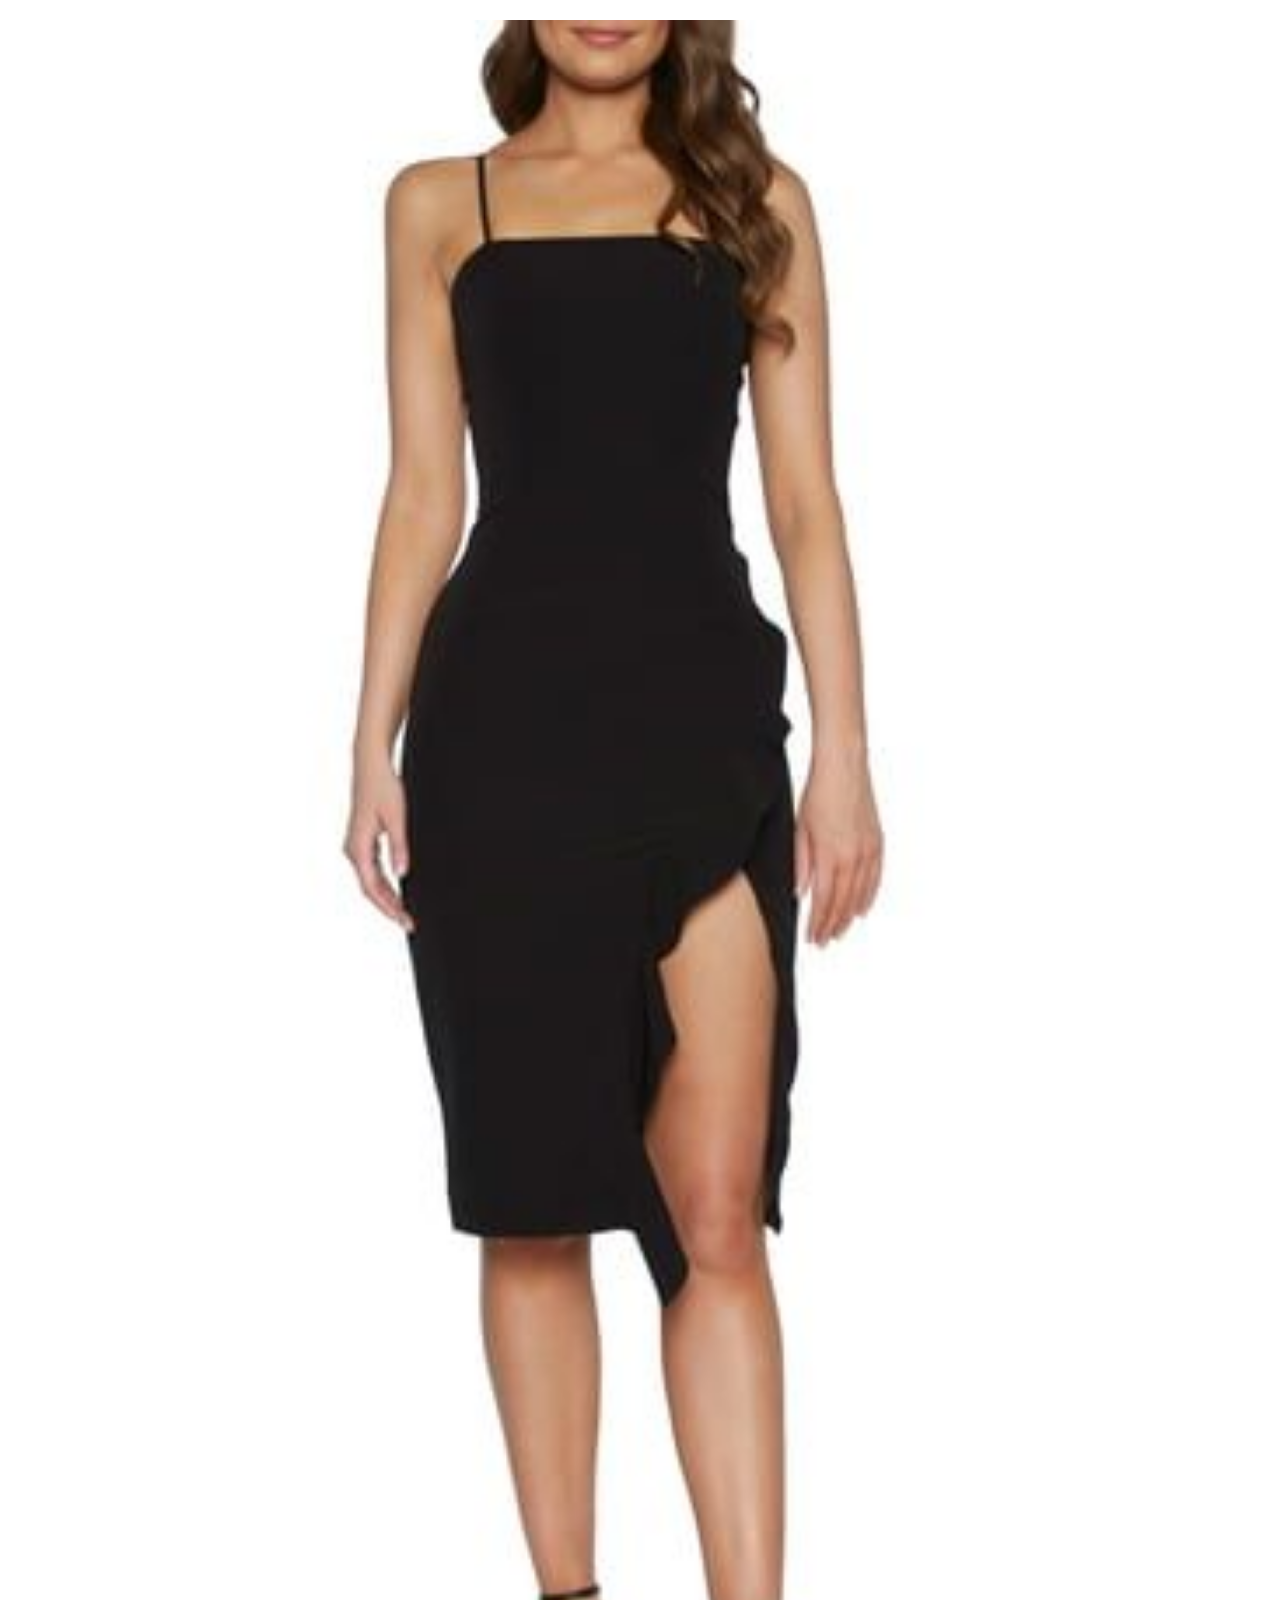
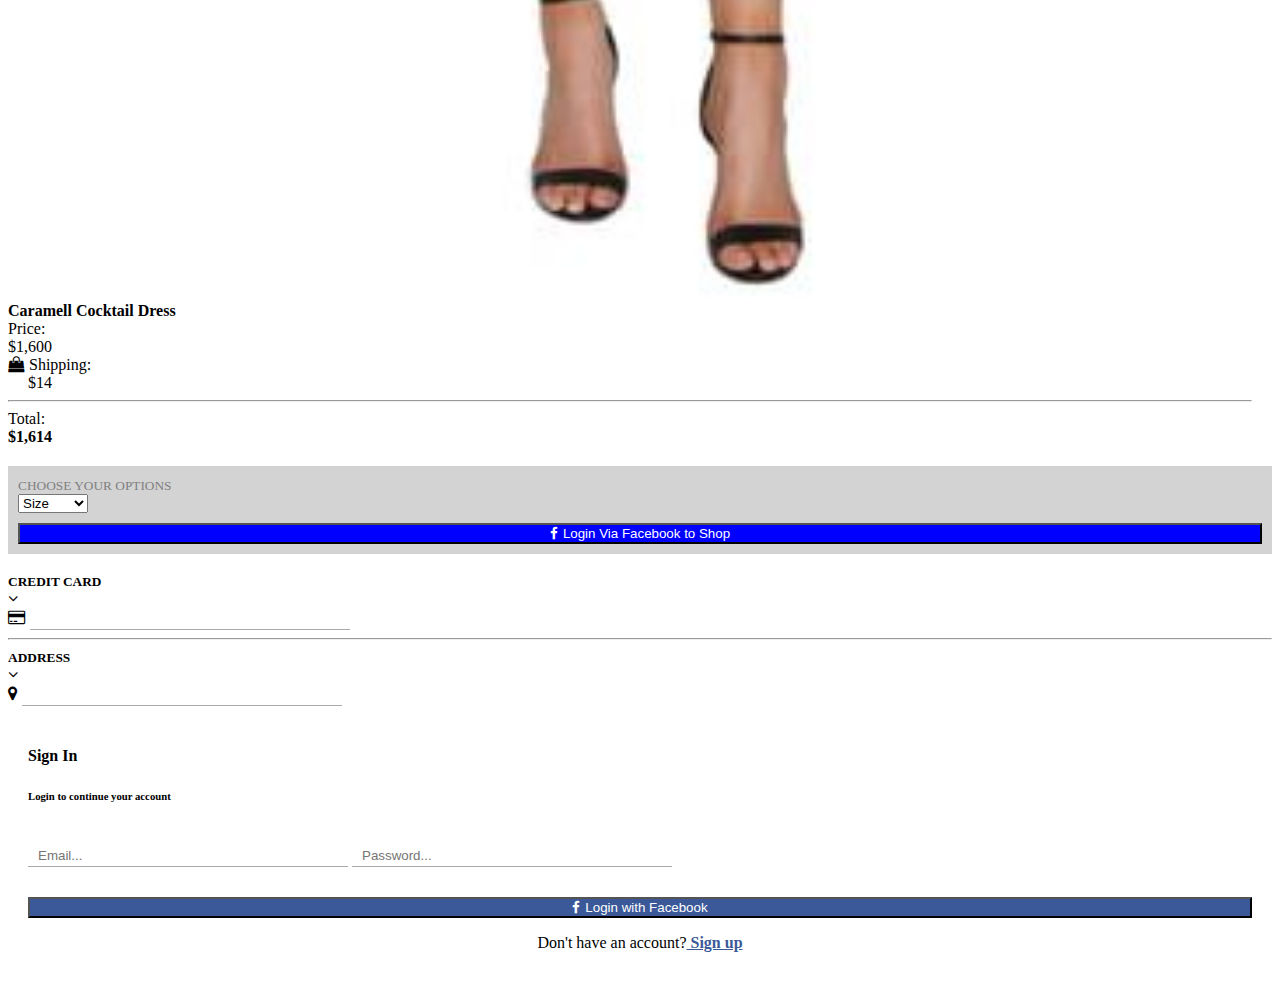
<file: index.html>
<!DOCTYPE html>
<html lang="en">
<head>
    <meta charset="UTF-8">
    <meta name="viewport" content="width=device-width, initial-scale=1.0">
    <title>Instantestore | Carmelle Cocktail Dress</title>
    <link rel="stylesheet" href="css/index.css">
    <link href="https://stackpath.bootstrapcdn.com/font-awesome/4.7.0/css/font-awesome.min.css" rel="stylesheet" integrity="sha384-wvfXpqpZZVQGK6TAh5PVlGOfQNHSoD2xbE+QkPxCAFlNEevoEH3Sl0sibVcOQVnN" crossorigin="anonymous">
    <link href="https://stackpath.bootstrapcdn.com/bootstrap/4.5.0/css/bootstrap.min.css" rel="stylesheet" integrity="sha384-9aIt2nRpC12Uk9gS9baDl411NQApFmC26EwAOH8WgZl5MYYxFfc+NcPb1dKGj7Sk" crossorigin="anonymous">
</head>
<body>
    <div class="container ad">
        <div class="row">
            <div class="col-6 col-md-4"> <img src="img/dress.jpg" class="dress"></div>
            <div class="col-6 col-md-4 details">
                <b>Caramell Cocktail Dress</b>
            <div class="row">
                    <div class="col-7 col-md-4">Price:</div>
                    <div class="col-2 col-md-4">$1,600</div>
            </div>
            <div class="row">
                <div class="col-7 col-md-4"><span class="fa fa-shopping-bag"></span>Shipping:</div>
                <div class="col-2 col-md-4 price">$14</div>
            </div><hr>
            <div class="row">
                <div class="col-7 col-md-4">Total:</div>
                <div class="col-2 col-md-4"><b>$1,614</b></div>
            </div>
          </div>
    </div>
    </div>
    <div class="container-fluid options">
        <div class="container">
            <div class="row">
                <div class="col-12">
                    <small>CHOOSE YOUR OPTIONS</small>
                </div>
            </div>
            <div class="row">
                <div class="col-12">
                    <select class="form-control" id="">
                        <option disabled selected>Size</option>
                        <option>Small</option>
                        <option>Medium</option>
                        <option>Large</option>
                        <option>X-Large</option>
                    </select>
                </div>
            </div>
            <div class="row">
                <div class="col-12">
                    <button class="btn fb" data-toggle="modal" data-target=".bd-example-modal-lg"><i class="fa fa-facebook"></i>Login Via Facebook to Shop</button>
                </div>
            </div>
        </div>
    </div><br>
    <div class="container">
        <div class="row">
            <div class="col-10">
                <small><b>CREDIT CARD</b></small><br>
            </div>
            <div class="col-2">
                <i class="fa fa-angle-down"></i>
            </div>
        </div>
        <i class="fa fa-credit-card"></i><input class="field" type="text">
    </div><hr>
    <div class="container">
        <div class="row">
            <div class="col-10">
                <small><b>ADDRESS</b></small><br>
            </div>
            <div class="col-2">
                <i class="fa fa-angle-down"></i>
            </div>
        </div>
        <i class="fa fa-map-marker"></i><input class="field" type="text">
    </div>
    <div class="modal fade bd-example-modal-lg" tabindex="-1" role="dialog" aria-labelledby="myLargeModalLabel" aria-hidden="true">
        <div class="modal-dialog modal-lg">
          <div class="modal-content">
            <h4>Sign In</h4>
            <h6>Login to continue your account</h6><br>
            <form>
                <input type="email" placeholder="Email..." class="field" id="email">
                <input type="password" placeholder="Password..." class="field" id="pwrd">
                <button class="btn fblogin"><i class="fa fa-facebook"></i>Login with Facebook</button>
                <p>Don't have an account?<a href="https://www.facebook.com" target="_blank"><b> Sign up</b></a></p>
            </form>
          </div>
        </div>
      </div>

</body>
<script src="https://code.jquery.com/jquery-3.5.1.slim.min.js" integrity="sha256-4+XzXVhsDmqanXGHaHvgh1gMQKX40OUvDEBTu8JcmNs=" crossorigin="anonymous"></script>
<script src="https://stackpath.bootstrapcdn.com/bootstrap/4.5.0/js/bootstrap.min.js" integrity="sha384-OgVRvuATP1z7JjHLkuOU7Xw704+h835Lr+6QL9UvYjZE3Ipu6Tp75j7Bh/kR0JKI" crossorigin="anonymous"></script>
</html>
</file>
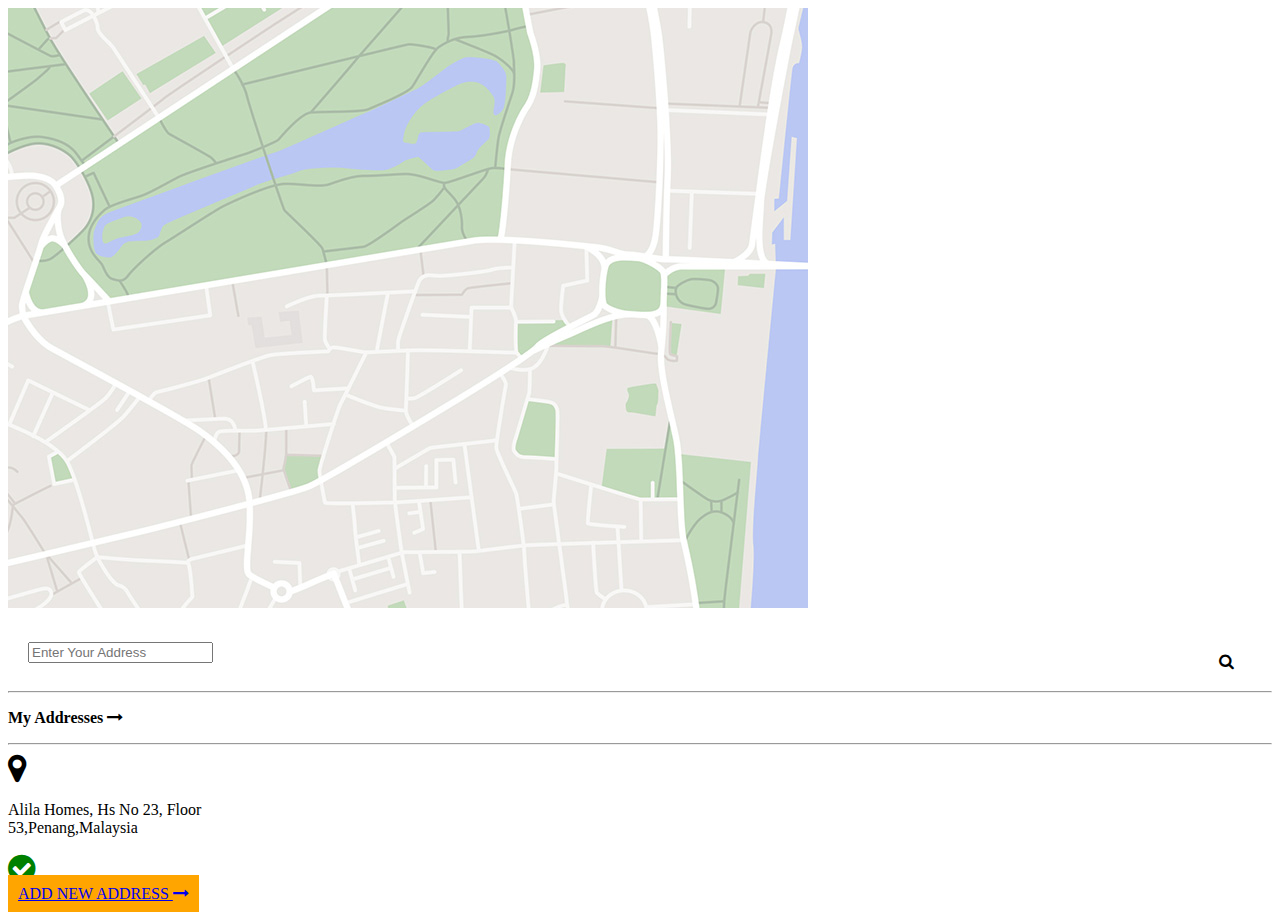
<file: address.html>
<!DOCTYPE html>
<html lang="en">
<head>
    <meta charset="UTF-8">
    <meta name="viewport" content="width=device-width, initial-scale=1.0">
    <title>Instantestore | Your Address</title>
    <link rel="stylesheet" href="css/address.css">
    <link href="https://stackpath.bootstrapcdn.com/font-awesome/4.7.0/css/font-awesome.min.css" rel="stylesheet" integrity="sha384-wvfXpqpZZVQGK6TAh5PVlGOfQNHSoD2xbE+QkPxCAFlNEevoEH3Sl0sibVcOQVnN" crossorigin="anonymous">
    <link href="https://stackpath.bootstrapcdn.com/bootstrap/4.5.0/css/bootstrap.min.css" rel="stylesheet" integrity="sha384-9aIt2nRpC12Uk9gS9baDl411NQApFmC26EwAOH8WgZl5MYYxFfc+NcPb1dKGj7Sk" crossorigin="anonymous">
</head>
<body>
    <div class="container-fluid map">
        <img src="img/map.jpg" class="img-fluid" alt="map">
    </div>

    <div class="container address">
        <div class="input-with-icon">
            <input type="text" class="form-control" placeholder="Enter Your Address">
            <span class="icon fa fa-search"></span>
            </div>
      </div><hr>
      <div class="container">
          <div class="row">
              <div class="col-12">
                <p><b>My Addresses <i class="fa fa-long-arrow-right"></i></b></p>
              </div>
          </div><hr>
      </div>
      <div class="container">
          <div class="row">
              <div class="col-2">
                  <div class="fa fa-map-marker fa-2x"></div>
              </div>
              <div class="col-8">
                  <p>Alila Homes, Hs No 23, Floor<br>53,Penang,Malaysia</p>
              </div>
              <div class="col-2">
                <div class="fa fa-check-circle fa-2x"></div>
              </div>
          </div>
          <a href="profile.html" class="btn commonBtn">ADD NEW ADDRESS <i class="fa fa-long-arrow-right"></i></a>
      </div>
</body>
<script src="https://code.jquery.com/jquery-3.5.1.slim.min.js" integrity="sha256-4+XzXVhsDmqanXGHaHvgh1gMQKX40OUvDEBTu8JcmNs=" crossorigin="anonymous"></script>
<script src="https://stackpath.bootstrapcdn.com/bootstrap/4.5.0/js/bootstrap.min.js" integrity="sha384-OgVRvuATP1z7JjHLkuOU7Xw704+h835Lr+6QL9UvYjZE3Ipu6Tp75j7Bh/kR0JKI" crossorigin="anonymous"></script>
</html>
</file>
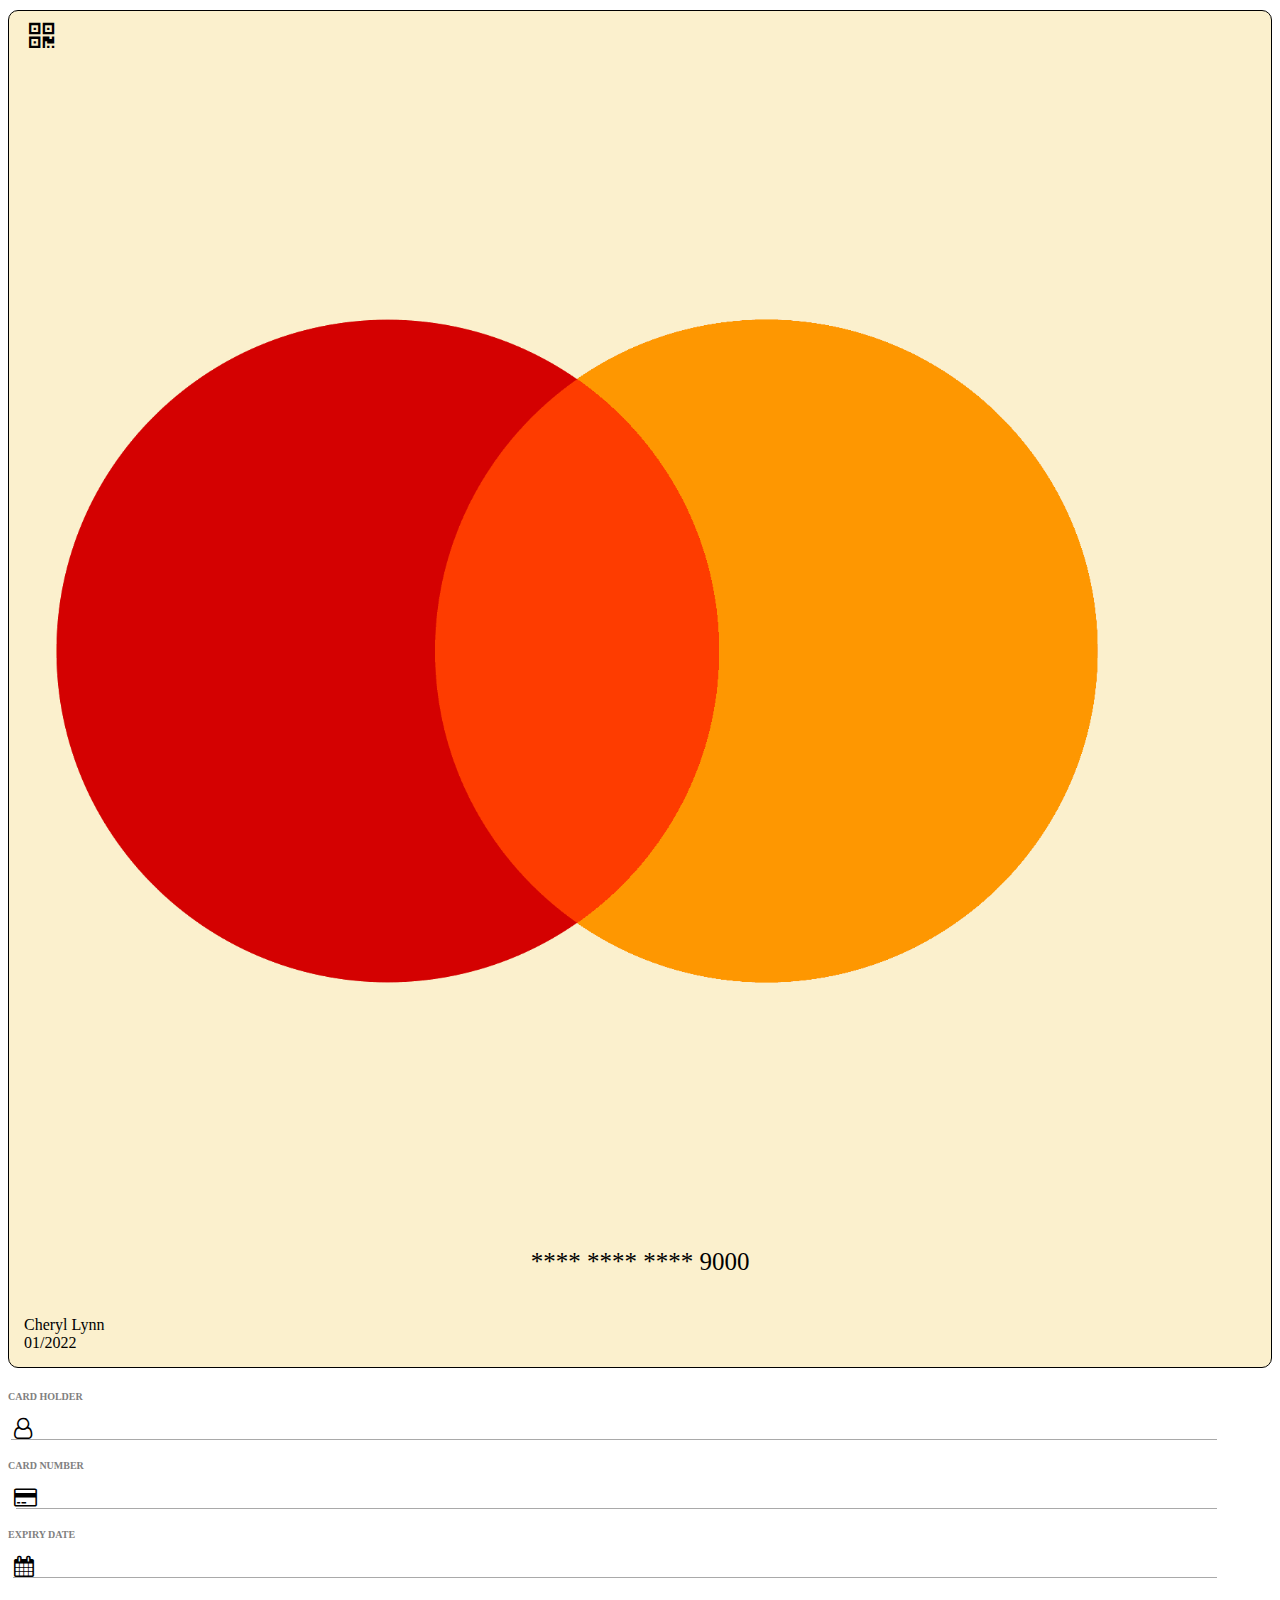
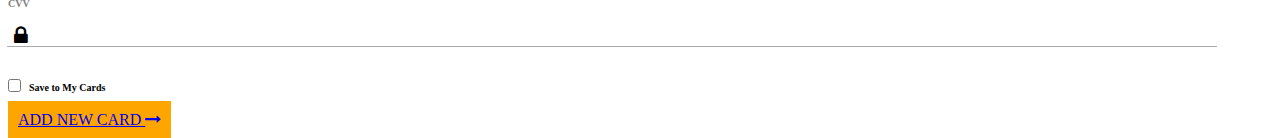
<file: card.html>
<!DOCTYPE html>
<html lang="en">
<head>
    <meta charset="UTF-8">
    <meta name="viewport" content="width=device-width, initial-scale=1.0">
    <title>Instantestore | Your Cards</title>
    <link rel="stylesheet" href="css/card.css">
    <link href="https://stackpath.bootstrapcdn.com/font-awesome/4.7.0/css/font-awesome.min.css" rel="stylesheet" integrity="sha384-wvfXpqpZZVQGK6TAh5PVlGOfQNHSoD2xbE+QkPxCAFlNEevoEH3Sl0sibVcOQVnN" crossorigin="anonymous">
    <link href="https://stackpath.bootstrapcdn.com/bootstrap/4.5.0/css/bootstrap.min.css" rel="stylesheet" integrity="sha384-9aIt2nRpC12Uk9gS9baDl411NQApFmC26EwAOH8WgZl5MYYxFfc+NcPb1dKGj7Sk" crossorigin="anonymous">
</head>
<body>
    <div class="container">
        <div class="cardStyle">
            <div class="row">
                <div class="col-9">
                    <i class="fa fa-qrcode fa-2x"></i>
                </div>
                <div class="col-3">
                    <img src="img/mastercard.png" id="mcard" alt="">
                </div>
            </div>
            <div class="row cardNum">
                <div class="col-12">
                    <p>**** **** **** 9000</p>
                </div>
            </div>
            <div class="row cardDet">
                <div class="col-9">
                    Cheryl Lynn
                </div>
                <div class="col-3">
                    01/2022
                </div>
            </div>
        </div>
    </div><br>
    <div class="container-fluid holderDetails">
        <div class="row">
            <div class="col-12">
                <label>CARD HOLDER</label>
                <div class="input-container">
                    <i class="fa fa-user-o icon fa-lg"></i>
                    <input type="text" class="field">
                </div>
            </div>
        </div>
        <div class="row">
            <div class="col-12">
                <label>CARD NUMBER</label>
                <div class="input-container">
                    <i class="fa fa-credit-card icon fa-lg"></i>
                    <input type="text" class="field">
                </div>
            </div>
        </div>
        <div class="row">
            <div class="col-6">
                <label>EXPIRY DATE</label>
                <div class="input-container">
                    <i class="fa fa-calendar icon fa-lg"></i>
                    <input type="text" class="field">
                </div>
            </div>
            <div class="col-6">
                <label>CVV</label>
                <div class="input-container">
                    <i class="fa fa-lock icon fa-lg"></i>
                    <input type="password" class="field">
                </div>
            </div>
        </div><br>
        <div class="row">
            <div class="col-12">
                <label class="labelsave"><input type="checkbox" class="inputsave"/>Save to My Cards</label>
            </div>
        </div><br>
        <div class="row">
            <div class="col-12">
                <a href="profile.html" class="btn commonBtn">ADD NEW CARD <i class="fa fa-long-arrow-right"></i></a>
            </div>
        </div>
    </div>
</body>
<script src="https://code.jquery.com/jquery-3.5.1.slim.min.js" integrity="sha256-4+XzXVhsDmqanXGHaHvgh1gMQKX40OUvDEBTu8JcmNs=" crossorigin="anonymous"></script>
<script src="https://stackpath.bootstrapcdn.com/bootstrap/4.5.0/js/bootstrap.min.js" integrity="sha384-OgVRvuATP1z7JjHLkuOU7Xw704+h835Lr+6QL9UvYjZE3Ipu6Tp75j7Bh/kR0JKI" crossorigin="anonymous"></script>
</html>
</file>
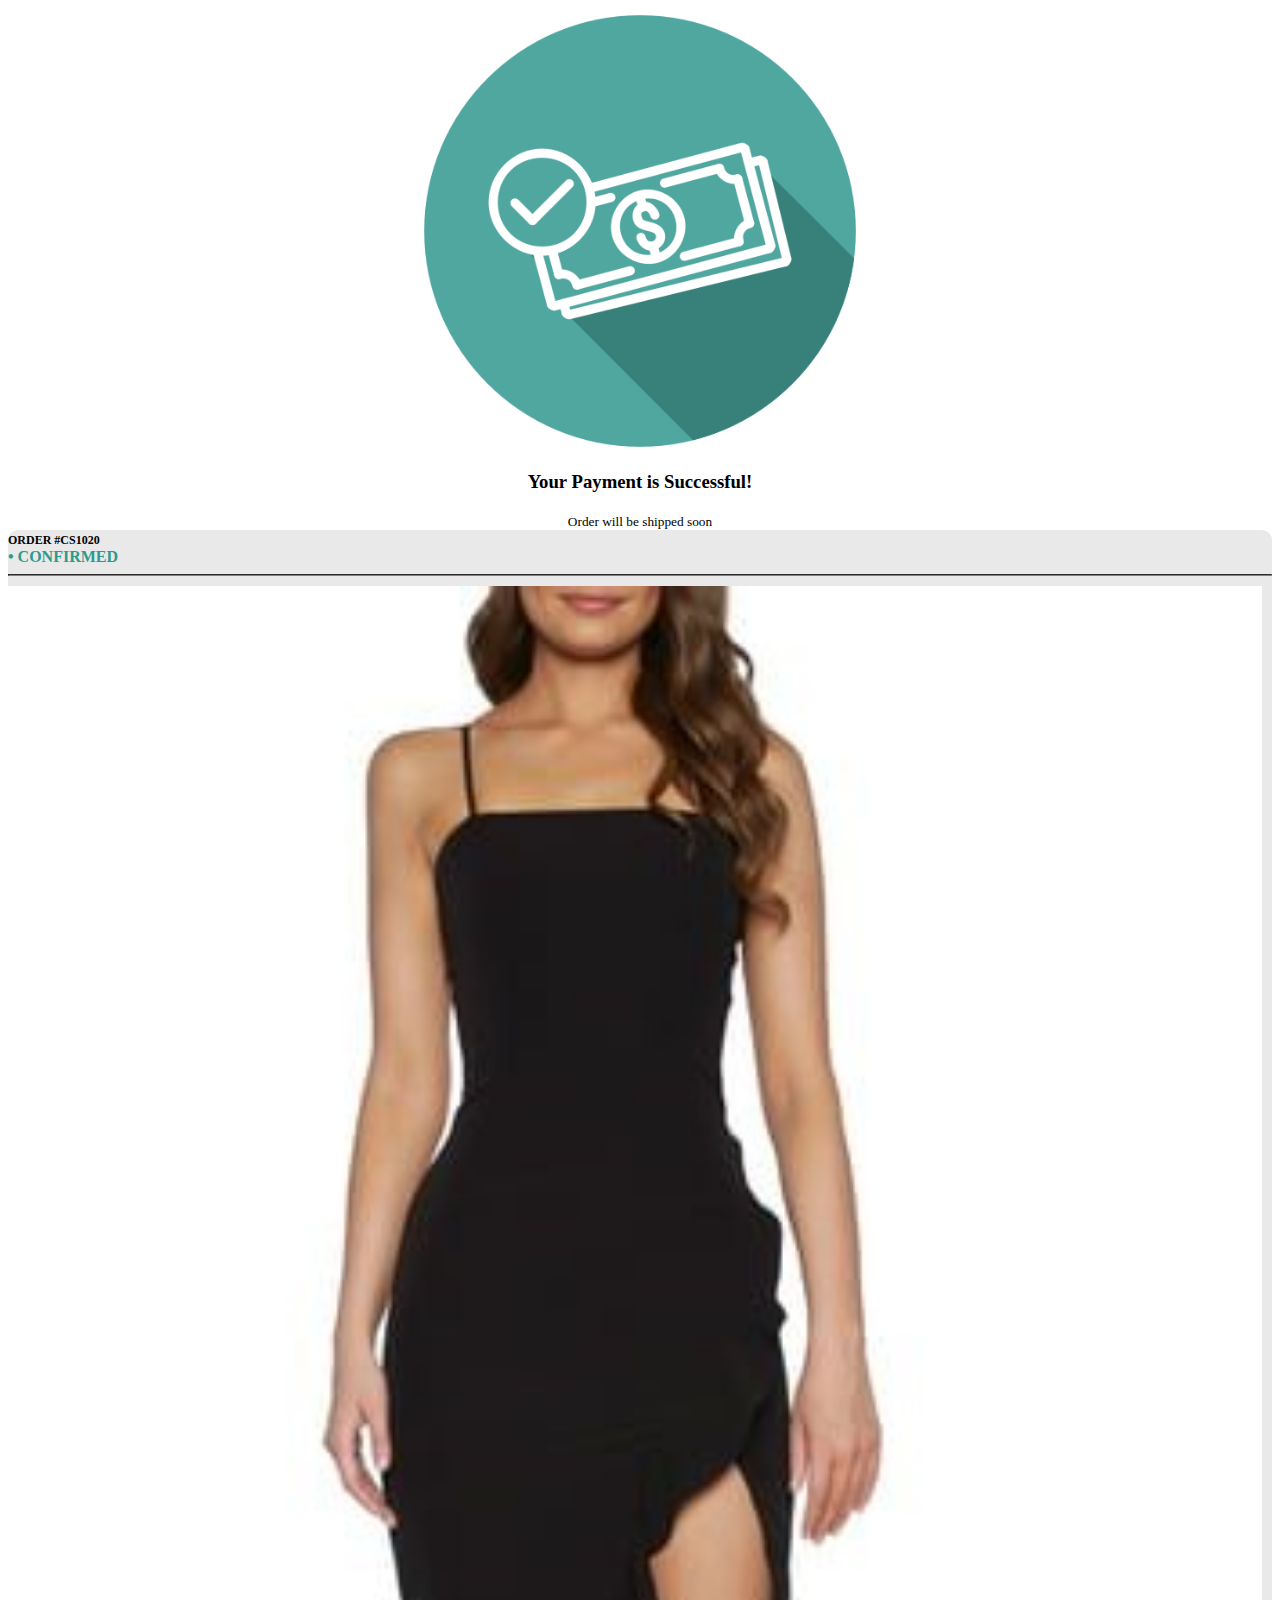
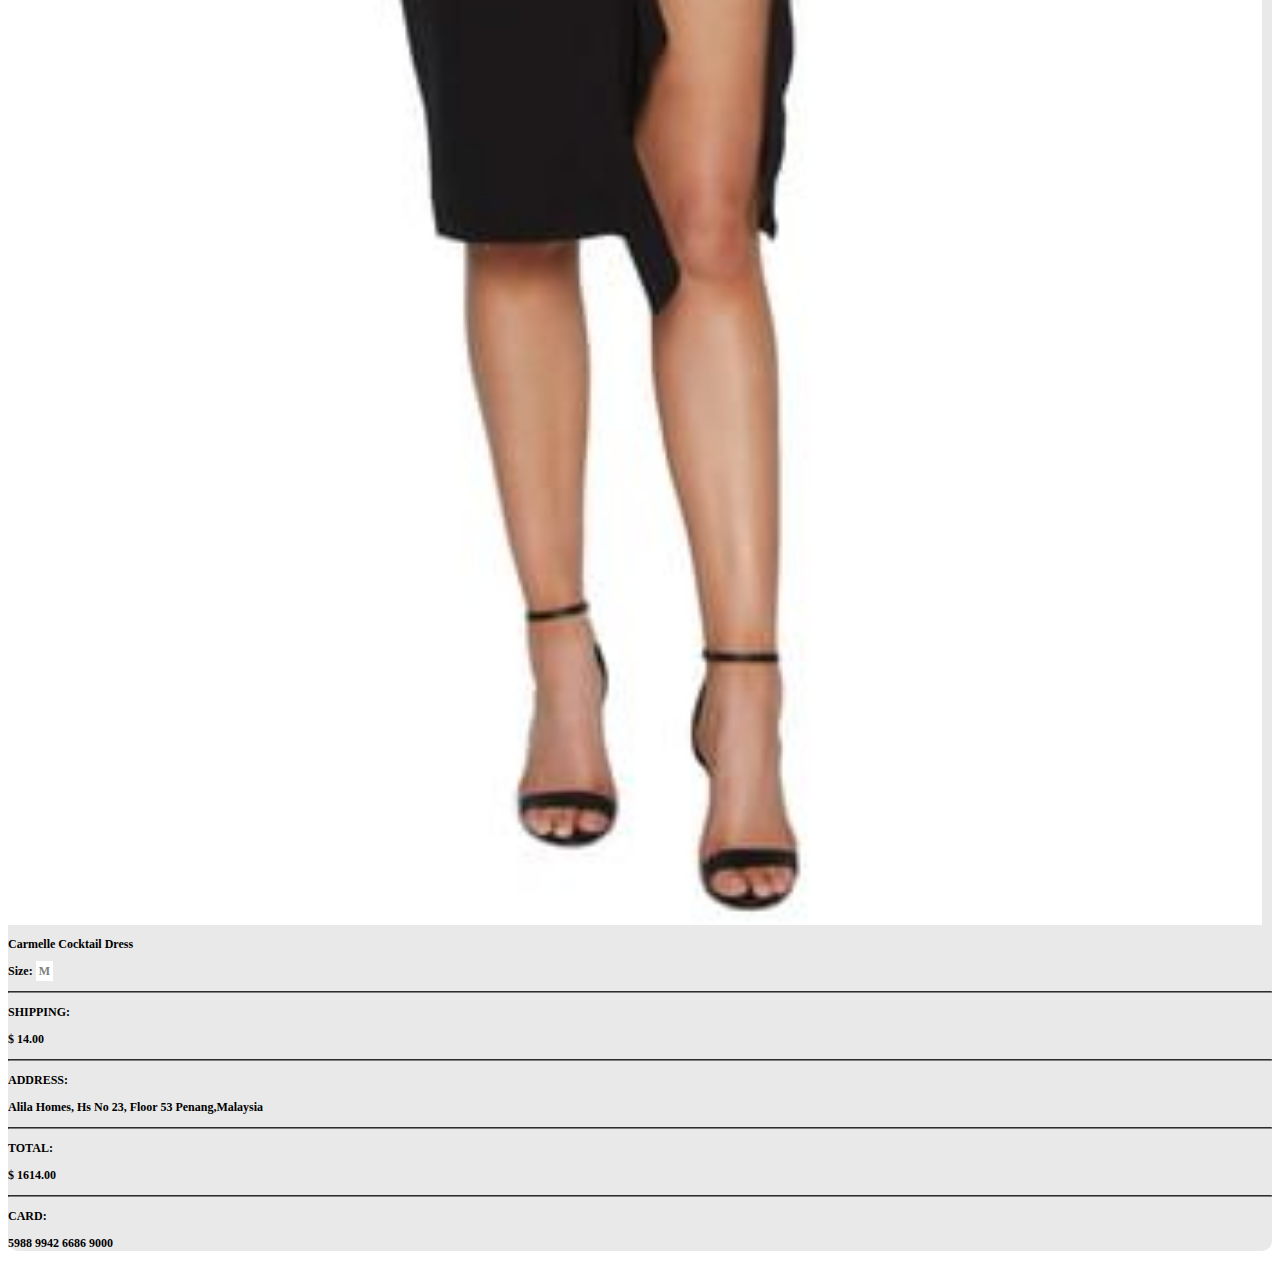
<file: payment.html>
<!DOCTYPE html>
<html lang="en">
<head>
    <meta charset="UTF-8">
    <meta name="viewport" content="width=device-width, initial-scale=1.0">
    <title>Instantestore | Your Purchase</title>
    <link rel="stylesheet" href="css/payment.css">
    <link href="https://stackpath.bootstrapcdn.com/font-awesome/4.7.0/css/font-awesome.min.css" rel="stylesheet" integrity="sha384-wvfXpqpZZVQGK6TAh5PVlGOfQNHSoD2xbE+QkPxCAFlNEevoEH3Sl0sibVcOQVnN" crossorigin="anonymous">
    <link href="https://stackpath.bootstrapcdn.com/bootstrap/4.5.0/css/bootstrap.min.css" rel="stylesheet" integrity="sha384-9aIt2nRpC12Uk9gS9baDl411NQApFmC26EwAOH8WgZl5MYYxFfc+NcPb1dKGj7Sk" crossorigin="anonymous">
</head>
<body>
    <div class="container">
        <div class="row">
            <div class="col-12">
                <img src="img/payment.png" alt="payment" srcset="">
            </div>
        </div>
        <div class="row paymentSuccess">
            <div class="col-12">
                <h3>Your Payment is Successful!</h3>
                <small>Order will be shipped soon</small>
            </div>
        </div>
        <div id="invoice">
            <div class="container">
                <div class="row">
                    <div class="col-6">
                        <b>ORDER #CS1020</b>
                    </div>
                    <div class="col-6 status">
                        • CONFIRMED
                    </div>
                </div><hr>
                <div class="row">
                    <div class="col-6">
                        <img src="img/dress.jpg" class="dress" alt="">
                    </div>
                    <div class="col-6 itemDetails">
                        <p>Carmelle Cocktail Dress</p>
                        <p>Size: <span class="size">M</span></p>
                    </div>
                </div><hr>
                <div class="row">
                    <div class="col-8">
                        <p>SHIPPING: </p>
                    </div>
                    <div class="col-4">
                        <b><p class="text-right">$ 14.00</p></b>
                    </div>
                </div><hr>
                <div class="row">
                    <div class="col-4">
                        <p>ADDRESS: </p>
                    </div>
                    <div class="col-8">
                        <b><p class="text-right">Alila Homes, Hs No 23, Floor 53 Penang,Malaysia</p></b>
                    </div>
                </div>
                <hr>
                <div class="row">
                    <div class="col-8">
                        <p>TOTAL: </p>
                    </div>
                    <div class="col-4">
                        <b><p class="text-right">$ 1614.00</p></b>
                    </div>
                </div>
                <hr>
                <div class="row">
                    <div class="col-6">
                        <p>CARD: </p>
                    </div>
                    <div class="col-6">
                        <b><p class="text-right">5988 9942 6686 9000</p></b>
                    </div>
                </div>
            </div>
        </div>
    </div>
</body>
<script src="https://code.jquery.com/jquery-3.5.1.slim.min.js" integrity="sha256-4+XzXVhsDmqanXGHaHvgh1gMQKX40OUvDEBTu8JcmNs=" crossorigin="anonymous"></script>
<script src="https://stackpath.bootstrapcdn.com/bootstrap/4.5.0/js/bootstrap.min.js" integrity="sha384-OgVRvuATP1z7JjHLkuOU7Xw704+h835Lr+6QL9UvYjZE3Ipu6Tp75j7Bh/kR0JKI" crossorigin="anonymous"></script>
</html>
</file>
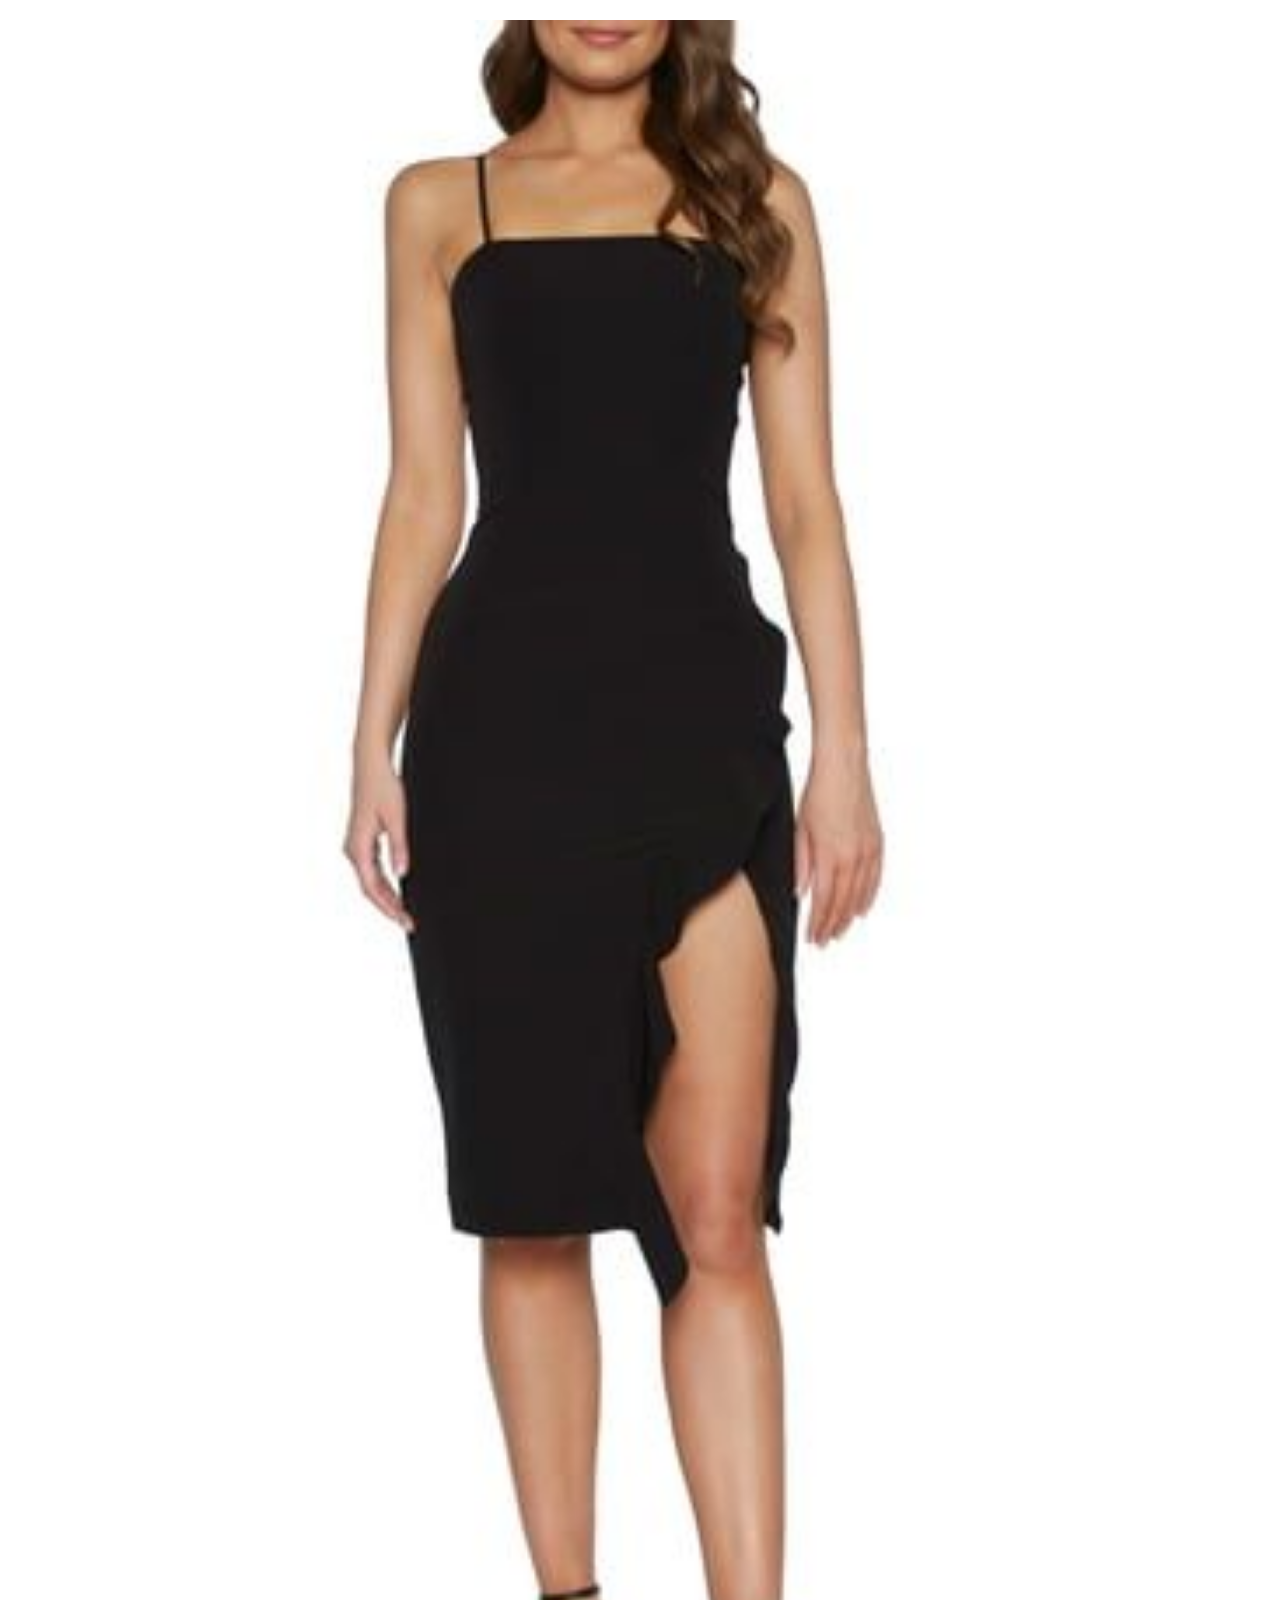
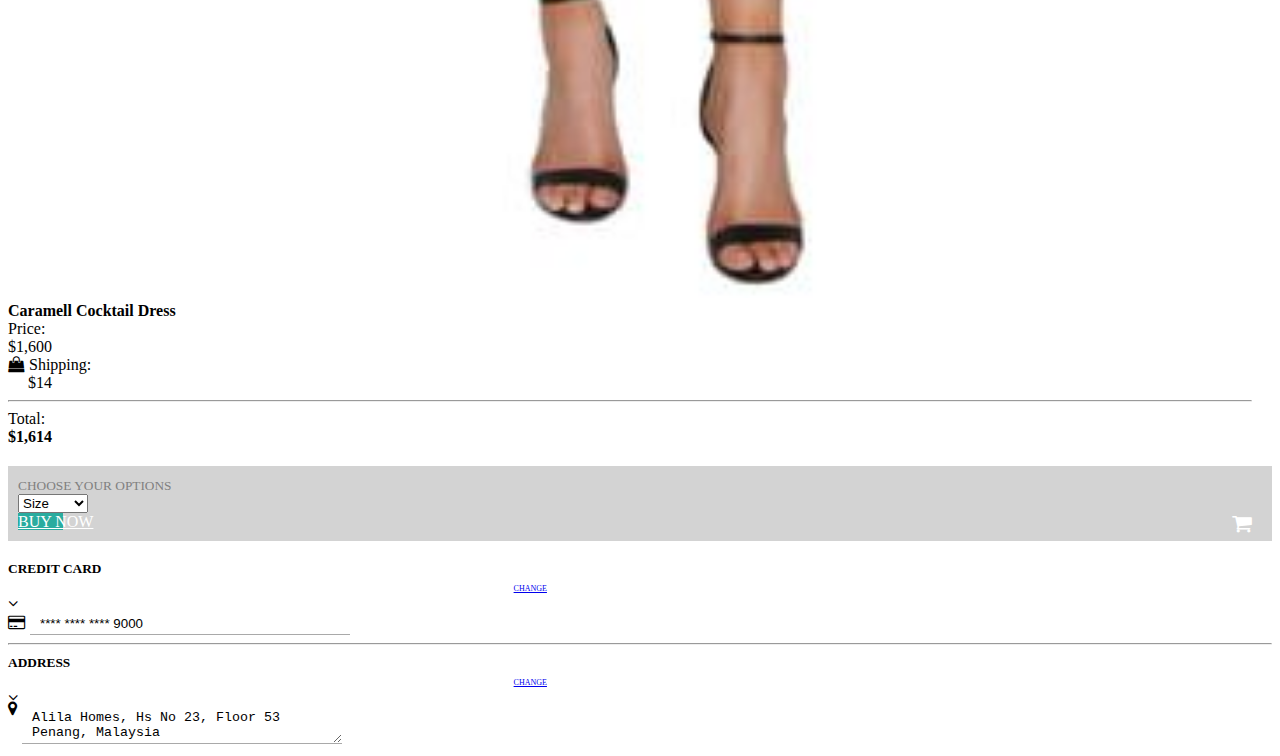
<file: profile.html>
<!DOCTYPE html>
<html lang="en">
<head>
    <meta charset="UTF-8">
    <meta name="viewport" content="width=device-width, initial-scale=1.0">
    <title>Instantestore | Carmelle Cocktail Dress</title>
    <link rel="stylesheet" href="css/profile.css">
    <link href="https://stackpath.bootstrapcdn.com/font-awesome/4.7.0/css/font-awesome.min.css" rel="stylesheet" integrity="sha384-wvfXpqpZZVQGK6TAh5PVlGOfQNHSoD2xbE+QkPxCAFlNEevoEH3Sl0sibVcOQVnN" crossorigin="anonymous">
    <link href="https://stackpath.bootstrapcdn.com/bootstrap/4.5.0/css/bootstrap.min.css" rel="stylesheet" integrity="sha384-9aIt2nRpC12Uk9gS9baDl411NQApFmC26EwAOH8WgZl5MYYxFfc+NcPb1dKGj7Sk" crossorigin="anonymous">
</head>
<body>
    <div class="container ad">
        <div class="row">
            <div class="col-6 col-md-4"> <img src="img/dress.jpg" class="dress"></div>
            <div class="col-6 col-md-4 details">
                <b>Caramell Cocktail Dress</b>
            <div class="row">
                    <div class="col-7 col-md-4">Price:</div>
                    <div class="col-2 col-md-4">$1,600</div>
            </div>
            <div class="row">
                <div class="col-7 col-md-4"><span class="fa fa-shopping-bag"></span>Shipping:</div>
                <div class="col-2 col-md-4 price">$14</div>
            </div><hr>
            <div class="row">
                <div class="col-7 col-md-4">Total:</div>
                <div class="col-2 col-md-4"><b>$1,614</b></div>
            </div>
          </div>
    </div>
    </div>
    <div class="container-fluid options">
        <div class="container">
            <div class="row">
                <div class="col-12">
                    <small>CHOOSE YOUR OPTIONS</small>
                </div>
            </div>
            <div class="row">
                <div class="col-12">
                    <select class="form-control" id="">
                        <option disabled selected>Size</option>
                        <option>Small</option>
                        <option>Medium</option>
                        <option>Large</option>
                        <option>X-Large</option>
                    </select>
                </div>
            </div>
            <div class="row">
                <div class="col-12">
                    <a href="payment.html" class="btn buy"><span style="margin-right:-30px;">BUY NOW</span>  <i class="fa fa-shopping-cart fa-lg"></i></a>
                </div>
            </div>
        </div>
    </div><br>
    <div class="container">
        <div class="row">
            <div class="col-7">
                <small><b>CREDIT CARD</b></small><br>
            </div>
            <div class="col-3">
                <a href="card.html" class="btn btn-warning change">CHANGE</a>
            </div>
            <div class="col-2">
               <i class="fa fa-angle-down"></i>
            </div>
        </div>
        <i class="fa fa-credit-card"></i><input class="field" type="text" value="**** **** **** 9000">
    </div><hr>
    <div class="container">
        <div class="row">
            <div class="col-7">
                <small><b>ADDRESS</b></small><br>
            </div>
            <div class="col-3">
                <a href="address.html" class="btn btn-warning change">CHANGE</a>
            </div>
            <div class="col-2">
                <i class="fa fa-angle-down"></i>
            </div>
        </div>
        <i class="fa fa-map-marker"></i><textarea class="field">Alila Homes, Hs No 23, Floor 53 Penang, Malaysia</textarea>
    </div>

</body>
<script src="https://code.jquery.com/jquery-3.5.1.slim.min.js" integrity="sha256-4+XzXVhsDmqanXGHaHvgh1gMQKX40OUvDEBTu8JcmNs=" crossorigin="anonymous"></script>
<script src="https://stackpath.bootstrapcdn.com/bootstrap/4.5.0/js/bootstrap.min.js" integrity="sha384-OgVRvuATP1z7JjHLkuOU7Xw704+h835Lr+6QL9UvYjZE3Ipu6Tp75j7Bh/kR0JKI" crossorigin="anonymous"></script>
</html>
</file>
<file: css/index.css>
.ad{
    margin:20px;
}

.dress{
    width:100%;
    margin-right:10px;
}

.fa{
    display: inline !important;
    margin-right:5px;
}

.price{
    margin-left:20px;
}

.details{
    margin-left:-20px;
}
.options{
    background-color: lightgray;
    padding:10px;
}
.options small{
    color:gray;
}
.options .fb{
    width:100%;
    background-color: blue;
    color:white;
    margin-top:10px;
}

.options .fb:hover{
    background-color: blue;
    color:white;
}

.field{
    width:300px;
    background-color: transparent;
    outline: none;
    outline-style: none;
    border-top: none;
    border-left: none;
    border-right: none;
    border-bottom: solid darkgray 1px;
    padding: 3px 10px;
}

.modal-content{
    padding:20px;
}
#email,#pwrd{
    margin-bottom:30px !important;
}

.fblogin{
    width:100%;
    background-color: #3b5998 !important;
    color:white !important;
}
.modal-content p{
    text-align: center;
}
.modal-content a{
    color: #3b5998;
}
</file>
<file: css/address.css>
@import './common.css';
.map{
    padding:0px !important;
}
.address{
    margin-top:10px;
    padding:20px;
}
.input-with-icon {
    position: relative;
    box-sizing: border-box;
  }
    
  .input-with-icon .icon {
    position: absolute;
    right: 0.3rem;
    top: -2px;
    width: 2.6rem;
    height: 2.6rem;
    border-radius: 0.3rem;
    display: flex;
    justify-content: center;
    align-items: center;
    box-sizing: border-box;
  }

  .fa-check-circle{
      color:green !important;
  }
</file>
<file: css/card.css>
@import './common.css';
.cardStyle{
    background-color:#FBF0CD;
    border-radius: 10px;
    margin-top:10px;
    border:solid black 1px;
}
.cardStyle .fa-qrcode{
    margin-bottom: 30px;
    margin-top: 10px;
    margin-left:20px
}

#mcard{
    width:90%;
}
.cardNum{
    text-align: center;
    font-size: 25px;
}
.cardDet{
    padding:15px;
}
.holderDetails label{
    color: gray;
    font-size: 10px;
    font-weight: bold;
}
.field{
    background-color: transparent;
    outline: none;
    outline-style: none;
    border-top: none;
    border-left: none;
    border-right: none;
    border-bottom: solid darkgray 1px;
    width: 100%;
    padding: 10px;
    outline: none;
    position: relative;
    right: 55px;
    padding-left: 30px;
}
.input-container {
    display: flex;
    width: 100%;
    margin-bottom: 15px;
  }
  .icon {
    padding: 10px;
    top:7px;
    color: black;
    padding-right:30px;
    left:-4px;
    position: relative;
    text-align: center;
  }

  .labelsave {
    display: block;
    padding-left: 15px;
    text-indent: -15px;
    color:black !important;
  }
  .inputsave {
    width: 13px;
    height: 13px;
    padding: 0;
    margin:0;
    vertical-align: bottom;
    position: relative;
    margin-right:8px;
    top: -1px;
    *overflow: hidden;
  }
</file>
<file: css/payment.css>
.container img{
    display: block;
    margin-left: auto;
    margin-right: auto;
    width: 35%;
    margin-top:10px;
}

.paymentSuccess{
    text-align: center;
}
.paymentSuccess .col-12{
    padding:0px;
}
#invoice{
    background-color: rgb(233, 233, 233);
    border-radius: 10px;
    margin-bottom:20px;
}
#invoice .status{
    color:rgb(45, 154, 143);
    font-weight: bold;
}
#invoice hr{
    border-color: gray;
}
.dress{
    width:100% !important;
    margin-left:-10px !important;
    margin-bottom:10px;
}
#invoice p{
    font-weight: bold;
    font-size: 12px !important;
}
#invoice .size{
    background-color: white;
    padding:3px;
    color: gray;
    font-weight: bold;
}

b{
    font-size:12px !important;
    
}

.itemDetails{
    left:-12px;
    top:10px;
}
</file>
<file: css/profile.css>
.ad{
    margin:20px;
}

.dress{
    width:100%;
    margin-right:10px;
}

.fa{
    display: inline !important;
    margin-right:5px;
}

.price{
    margin-left:20px;
}

.details{
    margin-left:-20px;
}
.options{
    background-color: lightgray;
    padding:10px;
}
.options small{
    color:gray;
}
.options .buy{
    width:100%;
    background-color: rgb(41, 172, 159);
    color:white;
    margin-top:10px;
}

.options .buy:hover{
    background-color: rgb(41, 172, 159);
    color:white;
}
.change{
    font-size:8px !important;
    position: relative !important;
    left:40%;
}
.field{
    width:300px;
    background-color: transparent;
    outline: none;
    outline-style: none;
    border-top: none;
    border-left: none;
    border-right: none;
    border-bottom: solid darkgray 1px;
    padding: 3px 10px;
}
.fa-shopping-cart{
    float: right;
    padding-top:3px;
    padding-right:5px;
    margin-left:-15px;
}

.fa-map-marker{
    position: relative;
    top:-30px;
}

.modal-content{
    padding:20px;
}
#email,#pwrd{
    margin-bottom:30px !important;
}

.buylogin{
    width:100%;
    background-color: #3b5998 !important;
    color:white !important;
}
.modal-content p{
    text-align: center;
}
.modal-content a{
    color: #3b5998;
}
</file>
